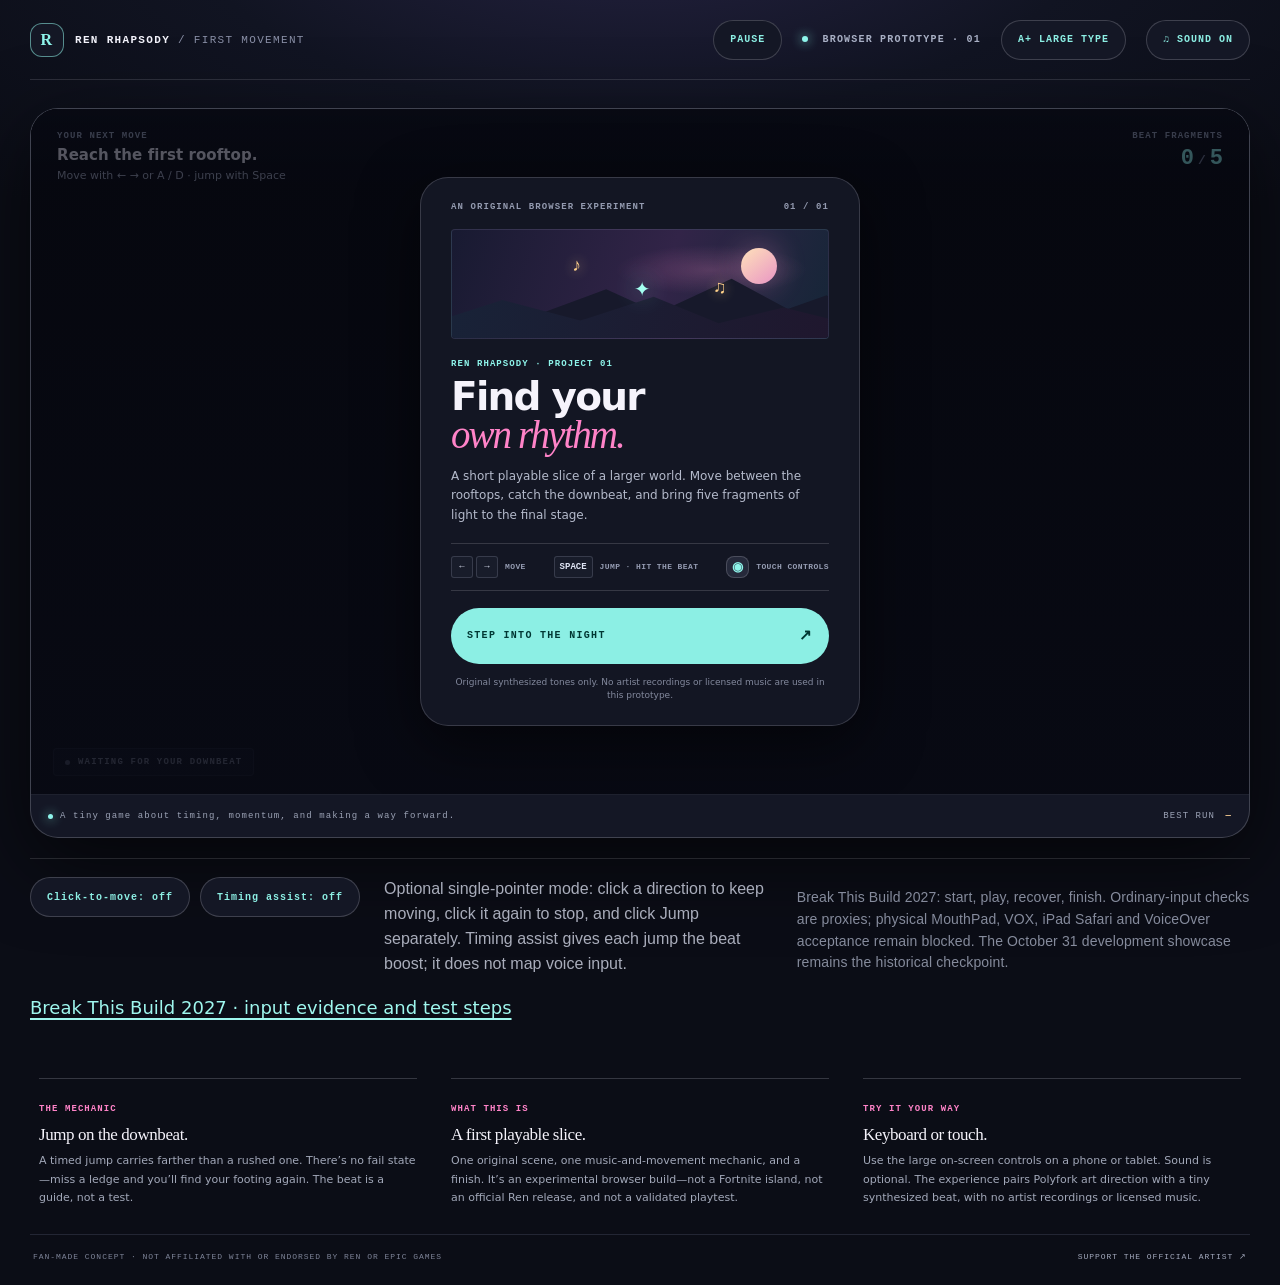
<file: index.html>
<!doctype html>
<html lang="en">
<head>
  <meta http-equiv="refresh" content="0; url=play/">
  <script>window.location.replace('play/');</script>
  <meta charset="utf-8">
  <meta name="viewport" content="width=device-width, initial-scale=1">
  <meta name="theme-color" content="#0b0d18">
  <meta name="description" content="The Ren Rhapsody is a fan-made musical adventure prototype: play First Movement, enter Quiet Beat, and follow the route toward a wider city."
  <title>The Ren Rhapsody · A musical adventure in progress</title>
  <link rel="stylesheet" href="public.css">
</head>
<body>
<a class="skip-link" href="#main">Skip to content</a>
<header class="site-header">
  <a class="brand" href="./" aria-label="Ren's Rhapsody home"><span class="brand-mark">R</span><span>REN&apos;S RHAPSODY</span></a>
  <nav class="desktop-nav" aria-label="Primary navigation"><a href="#journey">Play</a><a href="#journey">Journey</a><a href="#about">About</a><a href="#build">Build in public</a></nav>
  <div class="header-actions"><button class="text-button" data-settings-open type="button">Reading settings</button><button class="menu-button" data-menu-toggle type="button" aria-expanded="false" aria-controls="mobile-menu">Menu</button></div>
</header>
<nav id="mobile-menu" class="mobile-menu" aria-label="Mobile navigation" hidden><a href="#journey">Play</a><a href="#journey">Journey</a><a href="#about">About</a><a href="#build">Build in public</a><button data-settings-open type="button">Reading settings</button></nav>
<main id="main">
  <section class="hero" aria-labelledby="hero-title">
    <div class="hero-copy"><p class="eyebrow">A FAN-MADE MUSICAL ADVENTURE · PROTOTYPE IN PUBLIC</p><h1 id="hero-title">Find the light<br><em>between beats.</em></h1><p class="hero-lede">A city-sized rhapsody is taking shape. Start on the rooftops, collect the fragments that answer back, then step into a quieter room where the rhythm is yours to keep.</p><div class="hero-actions"><a class="button button-primary" href="play/">Play First Movement <span aria-hidden="true">↗</span></a><a class="button button-ghost" href="#journey">Explore the journey <span aria-hidden="true">↓</span></a></div><p class="hero-note">Original browser prototypes · synthesized tones only · no artist recordings</p></div>
    <div class="hero-art" aria-label="An illustrated night skyline with a route of cyan and magenta lights" role="img"><div class="moon"></div><div class="skyline skyline-back"></div><div class="skyline skyline-front"></div><span class="route route-one"></span><span class="route route-two"></span><span class="route route-three"></span><span class="route route-four"></span><span class="hero-caption">01 / THE FIRST ROOFTOP</span></div>
  </section>
  <section class="route-section" id="journey" aria-labelledby="journey-title"><div class="section-heading"><p class="eyebrow">THE PLAYABLE JOURNEY</p><h2 id="journey-title">One route, three kinds of listening.</h2><p>Every stop has a different relationship to the beat. Playable scenes are direct; planned zones stay clearly marked as invitations, not promises.</p></div><div class="journey-route"><article class="journey-stop is-live"><div class="stop-number">01</div><div><p class="eyebrow">PLAY NOW · ROOFTOP MOVEMENT</p><h3>First Movement</h3><p>Move across an original rooftop route, catch the downbeat, and bring five fragments of light to the final stage. Keyboard and touch controls are available.</p><a class="inline-link" href="play/">Start the first route <span aria-hidden="true">↗</span></a></div></article><div class="route-line" aria-hidden="true"></div><article class="journey-stop is-live"><div class="stop-number">02</div><div><p class="eyebrow">PLAY NOW · UNTAMED INTERVAL</p><h3>Quiet Beat</h3><p>A sheltered, optional pause with no score and no timing requirement. Tap or press when you want to shape a small pulse, or simply stay with the room.</p><a class="inline-link" href="quiet-beat/">Enter Quiet Beat <span aria-hidden="true">↗</span></a></div></article><div class="route-line" aria-hidden="true"></div><article class="journey-stop is-planned"><div class="stop-number">03</div><div><p class="eyebrow">IN DESIGN · INNER CITY</p><h3>Mind&apos;s Theater</h3><p>A future zone for the interior weather of a song. Its route, mechanics, and availability are still being designed.</p><span class="status-pill">Planned · not playable</span></div></article></div><p class="text-route"><strong>Text route:</strong> <a href="play/">First Movement</a> → <a href="quiet-beat/">Quiet Beat</a> → Mind&apos;s Theater <span>(planned)</span></p></section>
  <section class="zones-section" id="about" aria-labelledby="zones-title"><div class="section-heading"><p class="eyebrow">THE WIDER PROJECT</p><h2 id="zones-title">A city with more rooms than answers.</h2><p>The five-zone outline remains the north star. Prototypes and plans are separated so the map can stay ambitious without pretending every door is open.</p></div><div class="zone-list"><article class="zone-card zone-featured"><span class="zone-index">01</span><h3>The First Rooftop</h3><p>Movement, light fragments, and the first playable browser slice.</p><span class="status-pill live">Playable now</span></article><article class="zone-card"><span class="zone-index">02</span><h3>Quiet Beat</h3><p>A no-score shelter for listening, tapping, and returning to yourself.</p><span class="status-pill live">Playable now</span></article><article class="zone-card"><span class="zone-index">03</span><h3>Mind&apos;s Theater</h3><p>An interior city still in design: visual language before implementation.</p><span class="status-pill">Planned</span></article><article class="zone-card"><span class="zone-index">04</span><h3>The Ledger</h3><p>A separate economic prototype about trade-offs in a fictional city.</p><a class="inline-link" href="ledger/">Open the prototype <span aria-hidden="true">↗</span></a></article><article class="zone-card"><span class="zone-index">05</span><h3>The Horizon</h3><p>A future connective space for the wider rhapsody, intentionally undefined.</p><span class="status-pill">Planned</span></article></div></section>
  <section class="build-section" id="build" aria-labelledby="build-title"><div><p class="eyebrow">BUILD IN PUBLIC</p><h2 id="build-title">A small team, an open notebook.</h2><p>Ren&apos;s Rhapsody is a rights-aware fan concept. We use original and placeholder material while permissions remain unresolved, and we label prototypes honestly.</p><div class="build-links"><a class="button button-primary" href="https://github.com/ibloud/ren-rhapsody" target="_blank" rel="noreferrer">View source <span aria-hidden="true">↗</span></a><a class="button button-ghost" href="https://github.com/ibloud/ren-rhapsody/issues" target="_blank" rel="noreferrer">Share feedback <span aria-hidden="true">↗</span></a></div></div><div class="build-meta"><div><strong>Current state</strong><span>Playable browser prototypes · UEFN concept in development</span></div><div><strong>Rights note</strong><span>No artist participation, recording license, or official endorsement is implied.</span></div><details id="verification"><summary>Open verification notes</summary><p>Automated browser checks cover the First Movement route, keyboard focus, touch emulation, sound recovery, and Quiet Beat timing. Physical iPad Safari, VoiceOver, and independent playtesting remain separate acceptance work.</p></details></div></section>
  <section class="support-section" aria-labelledby="support-title"><p class="eyebrow">FOLLOW THE THREAD</p><h2 id="support-title">Keep the city moving.</h2><p>Follow the source for new builds, or support the official artist through their own channels.</p><div class="support-links"><a href="https://github.com/ibloud/ren-rhapsody" target="_blank" rel="noreferrer">Project source ↗</a><a href="https://renmakesmusic.com" target="_blank" rel="noreferrer">Official artist site ↗</a></div></section>
</main>
<footer class="site-footer"><span>THE REN&apos;S RHAPSODY · FAN-MADE CONCEPT · NOT AFFILIATED WITH OR ENDORSED BY REN OR EPIC GAMES</span><a href="#main">Back to top ↑</a></footer>
<dialog class="settings-dialog" data-settings><form method="dialog"><div class="dialog-heading"><div><p class="eyebrow">READING SETTINGS</p><h2>Make the route yours.</h2></div><button class="close-button" value="close" aria-label="Close reading settings">×</button></div><label class="setting-row"><span><strong>Large text</strong><small>Increase comfortable reading size.</small></span><input type="checkbox" data-setting="largeText"></label><label class="setting-row"><span><strong>High contrast</strong><small>Strengthen borders and text contrast.</small></span><input type="checkbox" data-setting="contrast"></label><label class="setting-row"><span><strong>Reduce motion</strong><small>Remove decorative transitions.</small></span><input type="checkbox" data-setting="reducedMotion"></label><button class="button button-primary" value="close">Done</button></form></dialog>
<script src="public.js"></script>
</body>
</html>
</file>
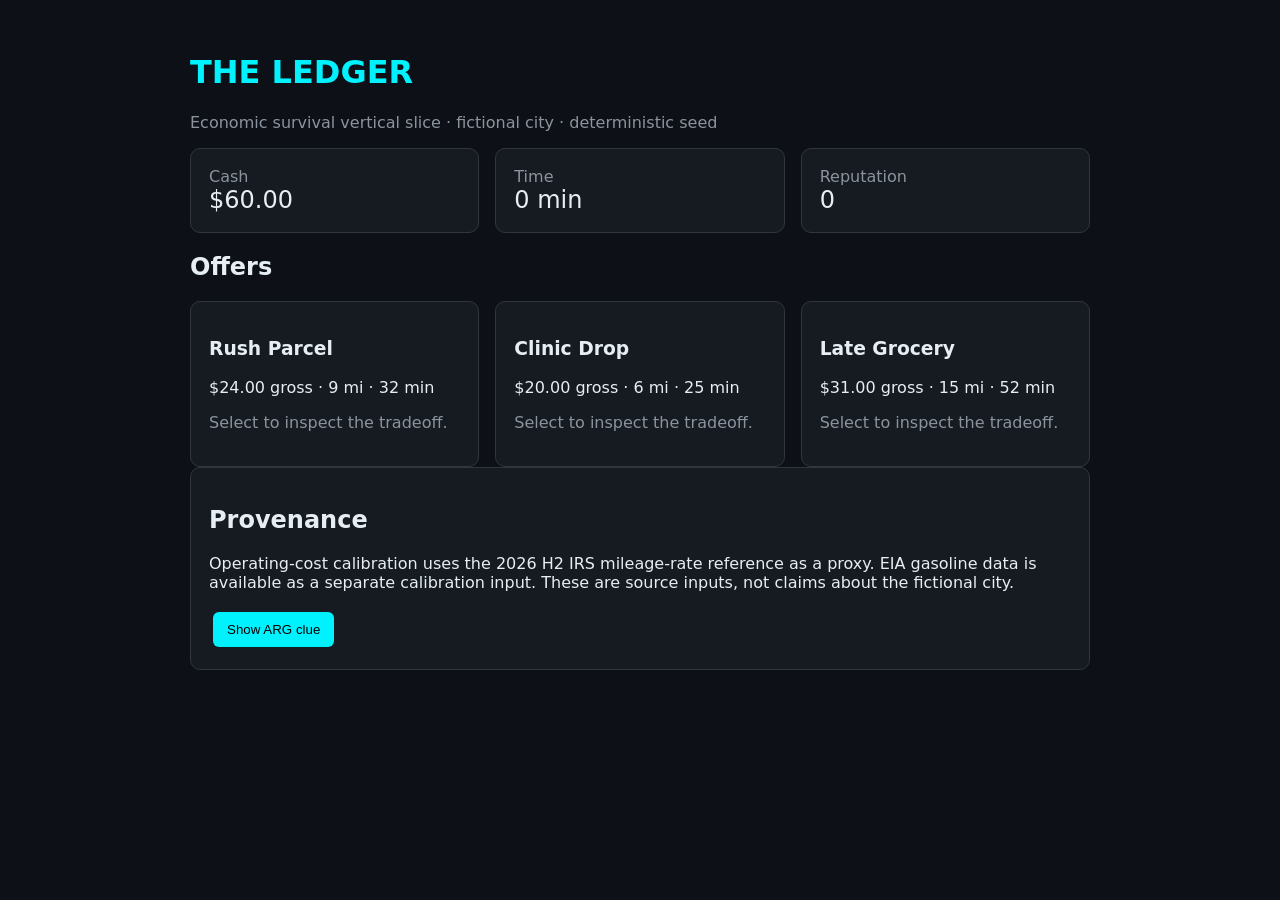
<file: ledger/index.html>
<!doctype html><html lang="en"><head><meta charset="utf-8"><meta name="viewport" content="width=device-width,initial-scale=1"><title>The Ledger — Vertical Slice</title><style>body{font:16px system-ui;margin:0;background:#0d1117;color:#e6edf3}main{max-width:900px;margin:auto;padding:32px}h1{color:#00f2ff}.grid{display:grid;grid-template-columns:repeat(auto-fit,minmax(240px,1fr));gap:16px}.card{background:#161b22;border:1px solid #30363d;border-radius:10px;padding:18px}.job{cursor:pointer}.job:hover{border-color:#00f2ff}.muted{color:#8b949e}.metric{font-size:1.5rem}.good{color:#7ee787}.bad{color:#ff7b72}button{background:#00f2ff;border:0;border-radius:6px;padding:10px 14px;cursor:pointer;margin:4px}.secondary{background:#30363d;color:#e6edf3}.hidden{display:none}</style>
<link rel="canonical" href="https://ibloud.github.io/ren-rhapsody/ledger/">
<meta name="description" content="Economic survival vertical slice · fictional city · deterministic seed">
<meta property="og:title" content="The Ledger — Vertical Slice">
<meta property="og:description" content="Economic survival vertical slice · fictional city · deterministic seed">
<meta property="og:url" content="https://ibloud.github.io/ren-rhapsody/ledger/">
<meta property="og:type" content="website">
<meta property="og:site_name" content="The Ren Rhapsody">
<meta name="twitter:card" content="summary">
<meta name="twitter:title" content="The Ledger — Vertical Slice">
<meta name="twitter:description" content="Economic survival vertical slice · fictional city · deterministic seed">
<script type="application/ld+json">{"@context": "https://schema.org", "@type": "WebPage", "name": "The Ledger — Vertical Slice", "url": "https://ibloud.github.io/ren-rhapsody/ledger/", "description": "Economic survival vertical slice · fictional city · deterministic seed"}</script>
<script type="application/ld+json" id="site-breadcrumbs">{"@context":"https://schema.org","@type":"BreadcrumbList","itemListElement":[{"@type":"ListItem","position":1,"name":"Ren Rhapsody","item":"https://ibloud.github.io/ren-rhapsody/"},{"@type":"ListItem","position":2,"name":"The Ledger","item":"https://ibloud.github.io/ren-rhapsody/ledger/"}]}</script>
</head><body><main><h1>THE LEDGER</h1><p class="muted">Economic survival vertical slice · fictional city · deterministic seed</p><div class="grid"><div class="card"><div class="muted">Cash</div><div id="cash" class="metric">$60.00</div></div><div class="card"><div class="muted">Time</div><div id="time" class="metric">0 min</div></div><div class="card"><div class="muted">Reputation</div><div id="rep" class="metric">0</div></div></div><section><h2>Offers</h2><div id="jobs" class="grid"></div></section><section id="decision" class="card hidden"><h2 id="title"></h2><p id="details"></p><p id="alts" class="muted"></p><button id="accept">Accept</button><button id="decline" class="secondary">Decline</button><div id="result"></div></section><section class="card"><h2>Provenance</h2><p>Operating-cost calibration uses the 2026 H2 IRS mileage-rate reference as a proxy. EIA gasoline data is available as a separate calibration input. These are source inputs, not claims about the fictional city.</p><button id="clue">Show ARG clue</button><div id="cluebox" class="hidden"><p><strong>Research question:</strong> Which public source supplies the H2 2026 U.S. standard mileage rate?</p><p class="muted">Answer/code: IRS Standard Mileage Rates → MILEAGE-26</p></div></section></main><script>
const scenario={"scenario_id":"ledger.vertical_slice.v1","game_geography":"fictional-city","seed":1723,"vehicle":{"vehicle_id":"compact-hatchback","fuel_efficiency_mpg":30},"opportunity_cost_rule":"best_eligible_alternative_at_acceptance","outcome_rules":[{"rule_id":"no_alternative","when":"eligible_alternatives.length === 0","effect":"opportunity_cost=0;reason=no_alternative_available"},{"rule_id":"alternative","when":"eligible_alternatives.length > 0","effect":"opportunity_cost=best_alternative.net_value"},{"rule_id":"net","when":"true","effect":"net=offer.gross-direct_cost-operating_cost-opportunity_cost"},{"rule_id":"reputation","when":"net >= 10","effect":"reputation_delta=1"},{"rule_id":"reputation_loss","when":"net < 0","effect":"reputation_delta=-1"}],"jobs":[{"job_id":"J1","title":"Rush Parcel","gross":24,"miles":9,"minutes":32,"alternative_ids":["J2"]},{"job_id":"J2","title":"Clinic Drop","gross":20,"miles":6,"minutes":25,"alternative_ids":["J1","J3"]},{"job_id":"J3","title":"Late Grocery","gross":31,"miles":15,"minutes":52,"alternative_ids":["J1","J2"]}],"direct_costs":{"J1":2,"J2":1,"J3":3},"arg":{"clue_id":"ledger-clue-01","question":"Which public source supplies the H2 2026 U.S. standard mileage rate?","answer":"IRS Standard Mileage Rates","code":"MILEAGE-26","consequence":"unlock_provenance_archive"}};let state={cash:60,time:0,rep:0},selected=null;const $=id=>document.getElementById(id),money=n=>'$'+n.toFixed(2);
function net(job){const alts=job.alternative_ids.map(id=>scenario.jobs.find(j=>j.job_id===id)).filter(Boolean).filter(j=>j.minutes<=60);const best=alts.length?Math.max(...alts.map(j=>j.gross-j.miles*.76-scenario.direct_costs[j.job_id])):0;return {opportunity:best,total:job.gross-scenario.direct_costs[job.job_id]-job.miles*.76-best}}
function render(){ $('cash').textContent=money(state.cash);$('time').textContent=state.time+' min';$('rep').textContent=state.rep;$('jobs').innerHTML=scenario.jobs.map(j=>'<div class="card job" data-id="'+j.job_id+'"><h3>'+j.title+'</h3><p>'+money(j.gross)+' gross · '+j.miles+' mi · '+j.minutes+' min</p><p class="muted">Select to inspect the tradeoff.</p></div>').join('');document.querySelectorAll('.job').forEach(e=>e.onclick=()=>select(e.dataset.id))}
function select(id){selected=scenario.jobs.find(j=>j.job_id===id);$('decision').classList.remove('hidden');$('title').textContent=selected.title;$('details').textContent=money(selected.gross)+' gross for '+selected.miles+' miles / '+selected.minutes+' minutes. Direct cost: '+money(scenario.direct_costs[id])+'. Operating proxy: '+money(selected.miles*.76)+'.';$('alts').textContent='Opportunity cost is the best eligible alternative available at acceptance.';$('result').textContent=''}
$('accept').onclick=()=>{const n=net(selected);state.cash+=n.total;state.time+=selected.minutes;state.rep+=n.total>=10?1:n.total<0?-1:0;$('result').innerHTML='<p class="'+(n.total>=0?'good':'bad')+'">Net outcome: '+money(n.total)+' · opportunity cost '+money(n.opportunity)+'</p><p class="muted">gross − direct cost − operating proxy − opportunity cost</p>';render()};
$('decline').onclick=()=>{$('decision').classList.add('hidden');selected=null};$('clue').onclick=()=>$('cluebox').classList.toggle('hidden');render();
</script></body></html>
</file>
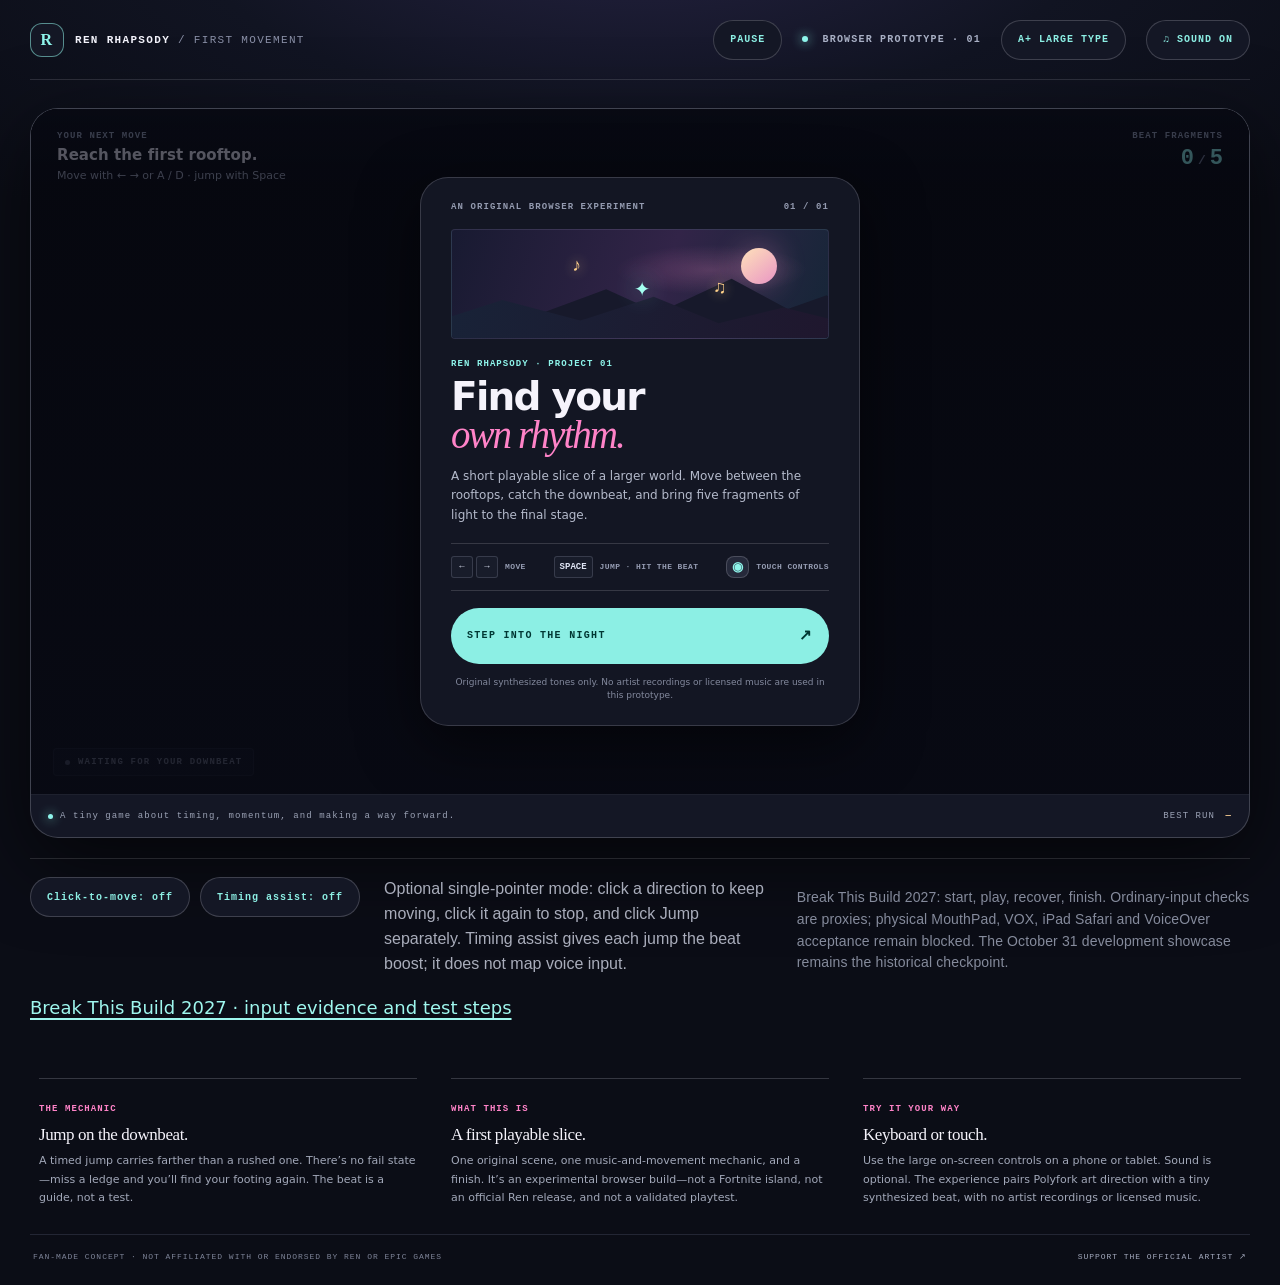
<file: play/index.html>
<!doctype html>
<html lang="en">
<head>
  <meta charset="utf-8">
  <meta name="viewport" content="width=device-width, initial-scale=1, viewport-fit=cover">
  <meta name="theme-color" content="#090b16">
  <meta name="description" content="First Movement — an original, rights-aware browser music-and-movement prototype.">
  <title>First Movement — Ren Rhapsody Prototype</title>
  <link rel="stylesheet" href="style.css">
</head>
<body>
  <main class="shell">
    <header class="topbar">
      <a class="wordmark" href="../" aria-label="Ren Rhapsody home"><span class="mark">R</span><span>REN RHAPSODY <i>/ FIRST MOVEMENT</i></span></a>
      <div class="top-actions"><button id="pauseButton" class="icon-button" type="button" aria-pressed="false" disabled>PAUSE</button><span class="build-tag"><span class="live-dot"></span> BROWSER PROTOTYPE · 01</span><button id="fontToggle" class="icon-button" type="button" aria-pressed="false" aria-label="Use larger text" title="Use larger text" onclick="this.setAttribute('aria-pressed',String(document.body.classList.toggle('large-type')));this.setAttribute('aria-label',this.getAttribute('aria-pressed')==='true'?'Use standard text':'Use larger text');this.querySelector('#fontLabel').textContent=this.getAttribute('aria-pressed')==='true'?'STANDARD TYPE':'LARGE TYPE'"><span aria-hidden="true">A+</span> <span id="fontLabel">LARGE TYPE</span></button><button id="soundToggle" class="icon-button" type="button" aria-label="Toggle sound" title="Toggle sound">♫ <span id="soundLabel">SOUND ON</span></button></div>
    </header>

  <section class="game-frame" aria-label="Playable rhythm platform game">
      <div class="canvas-wrap">
        <canvas id="game" tabindex="0" aria-label="Game area. Use the arrow keys or A and D to move, and Space, W, or Up to jump. On touch screens, use the on-screen controls."></canvas>
        <div class="top-hud">
          <div class="objective"><span class="eyebrow">YOUR NEXT MOVE</span><strong id="objective">Reach the last light.</strong><span id="hint">Move with ← → or A / D · jump with Space</span></div>
          <div class="collect-counter"><span class="eyebrow">BEAT FRAGMENTS</span><strong><span id="collected">0</span><b>/</b>5</strong></div>
        </div>
        <div id="beatPulse" class="beat-pulse" aria-hidden="true"><span></span><span></span><span></span></div>
        <div class="beat-label"><span class="beat-dot"></span><span id="beatText">WAITING FOR YOUR DOWNBEAT</span></div>
        <div id="overlay" class="overlay">
          <div class="intro-card">
            <div class="intro-kicker"><span>AN ORIGINAL BROWSER EXPERIMENT</span><span>01 / 01</span></div>
            <div class="cover-art" aria-hidden="true"><div class="moon"></div><div class="cover-ridge ridge-back"></div><div class="cover-ridge ridge-front"></div><div class="cover-player">✦</div><div class="cover-note n1">♪</div><div class="cover-note n2">♫</div></div>
            <p class="eyebrow">REN RHAPSODY · PROJECT 01</p>
            <h1>Find your<br><em>own rhythm.</em></h1>
            <p class="intro-copy">A short playable slice of a larger world. Move between the rooftops, catch the downbeat, and bring five fragments of light to the final stage.</p>
            <div class="howto"><span><kbd>←</kbd><kbd>→</kbd><small>MOVE</small></span><span><kbd>SPACE</kbd><small>JUMP · HIT THE BEAT</small></span><span><b class="touch-icon">◉</b><small>TOUCH CONTROLS</small></span></div>
            <button id="startButton" class="primary-button" type="button">STEP INTO THE NIGHT <span>↗</span></button>
            <p class="rights-note">Original synthesized tones only. No artist recordings or licensed music are used in this prototype.</p>
          </div>
        </div>
        <div id="endOverlay" class="overlay hidden">
          <div class="end-card">
            <div id="endGlyph" class="end-glyph">✦</div><p id="endEyebrow" class="eyebrow">THE CITY REMEMBERS</p><h2 id="endTitle">The light travels.</h2>
            <p id="endCopy" class="intro-copy">You found your way through the silence.</p>
            <div class="run-stats"><div><span class="eyebrow">FRAGMENTS</span><strong id="endFragments">0 / 5</strong></div><div><span class="eyebrow">ON-BEAT JUMPS</span><strong id="endBeats">0</strong></div><div><span class="eyebrow">TIME</span><strong id="endTime">0:00</strong></div></div>
            <div class="end-actions"><a id="quietBeatLink" class="primary-button" href="../quiet-beat/">ENTER QUIET BEAT <span>↗</span></a><button id="restartButton" class="secondary-button" type="button">PLAY AGAIN <span>↻</span></button></div>
            <a class="home-link" href="../">RETURN TO PROJECT</a>
          </div>
        </div>
        <div id="touchControls" class="touch-controls" aria-label="Touch game controls">
          <div class="move-controls"><button data-control="left" aria-label="Move left">←</button><button data-control="right" aria-label="Move right">→</button></div>
          <button class="jump-control" data-control="jump" aria-label="Jump on the beat"><span>JUMP</span><i>⤒</i></button>
        </div>
      </div>
      <footer class="game-footer"><div class="footer-left"><span class="pulse-led"></span><span id="statusText" role="status" aria-live="polite">A tiny game about timing, momentum, and making a way forward.</span></div><span class="footer-right">BEST RUN <b id="bestScore">—</b></span></footer>
</section>
  <section class="assist-panel" aria-label="Optional input assists"><div class="assist-actions"><button id="pointerMode" class="icon-button" type="button" aria-pressed="false">Click-to-move: off</button><button id="timingAssist" class="icon-button" type="button" aria-pressed="false">Timing assist: off</button></div><p id="inputHelp">Optional single-pointer mode: click a direction to keep moving, click it again to stop, and click Jump separately. Timing assist gives each jump the beat boost; it does not map voice input.</p><p class="showcase-note">Break This Build 2027: start, play, recover, finish. Ordinary-input checks are proxies; physical MouthPad, VOX, iPad Safari and VoiceOver acceptance remain blocked. The October 31 development showcase remains the historical checkpoint.</p></section>
  <p class="evidence-link"><a href="../#hands-free-2027">Break This Build 2027 · input evidence and test steps</a></p>
    <section class="below-grid" aria-label="Prototype notes"><article><span class="eyebrow">THE MECHANIC</span><h2>Jump on the downbeat.</h2><p>A timed jump carries farther than a rushed one. There’s no fail state—miss a ledge and you’ll find your footing again. The beat is a guide, not a test.</p></article><article><span class="eyebrow">WHAT THIS IS</span><h2>A first playable slice.</h2><p>One original scene, one music-and-movement mechanic, and a finish. It’s an experimental browser build—not a Fortnite island, not an official Ren release, and not a validated playtest.</p></article><article><span class="eyebrow">TRY IT YOUR WAY</span><h2>Keyboard or touch.</h2><p>Use the large on-screen controls on a phone or tablet. Sound is optional. The experience pairs Polyfork art direction with a tiny synthesized beat, with no artist recordings or licensed music.</p></article></section>
    <footer class="site-footer"><span>FAN-MADE CONCEPT · NOT AFFILIATED WITH OR ENDORSED BY REN OR EPIC GAMES</span><a href="https://renmakesmusic.com" target="_blank" rel="noreferrer">SUPPORT THE OFFICIAL ARTIST ↗</a></footer>
  </main>
  <script src="game.js"></script>
</body>
</html>
</file>
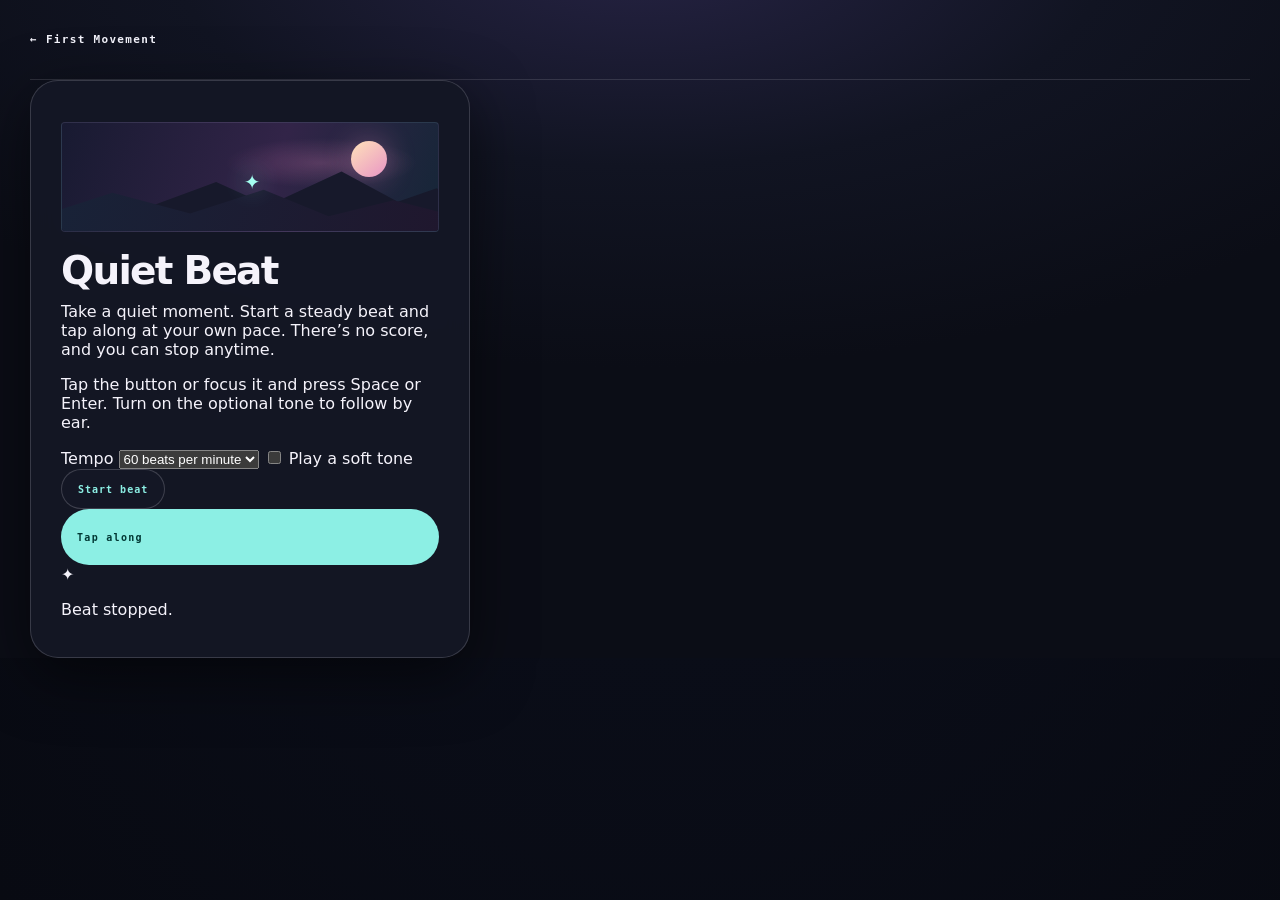
<file: play/quiet-beat.html>
<!doctype html>
<html lang="en">
<head>
  <meta charset="utf-8">
  <meta name="viewport" content="width=device-width, initial-scale=1">
  <title>Quiet Beat | Ren Rhapsody</title>
  <link rel="stylesheet" href="style.css">
  <script src="quiet-beat.js" defer></script>
</head>
<body>
  <main class="shell">
    <header class="topbar"><a class="wordmark" href="./">← First Movement</a></header>
    <section class="intro-card quiet-card" aria-labelledby="quiet-title">
      <div class="cover-art" aria-hidden="true"><div class="moon"></div><div class="cover-ridge ridge-back"></div><div class="cover-ridge ridge-front"></div><div class="cover-player">✦</div></div>
      <h1 id="quiet-title">Quiet Beat</h1>
      <p>Take a quiet moment. Start a steady beat and tap along at your own pace. There’s no score, and you can stop anytime.</p>
      <p>Tap the button or focus it and press Space or Enter. Turn on the optional tone to follow by ear.</p>
      <label for="tempo">Tempo</label>
      <select id="tempo">
        <option value="48">48 beats per minute</option>
        <option value="60" selected>60 beats per minute</option>
        <option value="72">72 beats per minute</option>
      </select>
      <label><input id="tone" type="checkbox"> Play a soft tone</label>
      <div class="quiet-controls">
        <button id="session" class="icon-button" type="button">Start beat</button>
        <button id="tap" class="primary-button" type="button" disabled>Tap along</button>
      </div>
      <p class="quiet-cue" id="cue" aria-hidden="true">✦</p>
      <p id="session-status" role="status">Beat stopped.</p>
    </section>
  </main>
</body>
</html>
</file>
<file: public.css>
:root{--ink:#f6f3ed;--muted:#b7b8c3;--dim:#858795;--night:#0b0d18;--surface:#131625;--surface-2:#1b1d2d;--line:#35384a;--cyan:#8cecff;--magenta:#f59adf;--amber:#f2bf72;--serif:Georgia,'Times New Roman',serif;--sans:Inter,ui-sans-serif,system-ui,-apple-system,BlinkMacSystemFont,'Segoe UI',sans-serif;--mono:'SFMono-Regular',Consolas,monospace}*{box-sizing:border-box}html{scroll-behavior:smooth}body{margin:0;background:var(--night);color:var(--ink);font:18px/1.65 var(--sans)}body.large-text{font-size:21px}body.contrast{--muted:#d5d6df;--dim:#b6b8c5;--line:#676b7d}body.reduced-motion *,body.reduced-motion *::before{animation-duration:.01ms!important;transition-duration:.01ms!important;scroll-behavior:auto!important}a{color:var(--cyan);text-underline-offset:4px}button,a{min-height:44px}button{font:inherit;color:inherit}.skip-link{position:absolute;left:1rem;top:-5rem;background:var(--cyan);color:#0b0d18;padding:.5rem 1rem;z-index:100}.skip-link:focus{top:1rem}.site-header{position:sticky;top:0;z-index:20;display:flex;align-items:center;justify-content:space-between;gap:2rem;padding:1rem clamp(1rem,4vw,4rem);background:rgba(11,13,24,.9);backdrop-filter:blur(14px);border-bottom:1px solid var(--line)}.brand{display:flex;align-items:center;gap:.7rem;color:var(--ink);text-decoration:none;font:700 .8rem var(--mono);letter-spacing:.12em}.brand-mark{display:grid;place-items:center;width:2rem;height:2rem;border:1px solid var(--cyan);border-radius:50%;color:var(--cyan);font:1.1rem var(--serif)}.desktop-nav{display:flex;gap:1.5rem}.desktop-nav a,.text-button,.menu-button,.mobile-menu a,.mobile-menu button{color:var(--muted);font:.72rem var(--mono);letter-spacing:.08em;text-transform:uppercase;text-decoration:none;background:none;border:0;padding:.5rem}.desktop-nav a:hover,.desktop-nav a:focus,.text-button:hover,.text-button:focus{color:var(--cyan)}.header-actions{display:flex;align-items:center;gap:.5rem}.menu-button{display:none}.mobile-menu{padding:1rem;border-bottom:1px solid var(--line);background:var(--surface);text-align:center}.mobile-menu a,.mobile-menu button{display:block;width:100%}.hero{min-height:calc(100vh - 76px);display:grid;grid-template-columns:minmax(0,1fr) minmax(300px, .9fr);align-items:center;gap:clamp(2rem,7vw,7rem);max-width:1440px;margin:auto;padding:clamp(4rem,9vw,9rem) clamp(1rem,6vw,6rem);overflow:hidden}.hero-copy{position:relative;z-index:1}.eyebrow{margin:0 0 .8rem;color:var(--cyan);font:700 .7rem/1.4 var(--mono);letter-spacing:.13em;text-transform:uppercase}.hero h1,h2,h3{font-family:var(--serif);font-weight:400;line-height:1.05}.hero h1{max-width:760px;margin:0 0 1.5rem;font-size:clamp(4rem,9vw,8.5rem);letter-spacing:-.06em}.hero h1 em{color:var(--magenta);font-style:italic}.hero-lede{max-width:600px;color:var(--muted);font-size:clamp(1.05rem,2vw,1.35rem);line-height:1.55}.hero-actions,.build-links{display:flex;gap:.8rem;flex-wrap:wrap;margin:2rem 0 1rem}.button{display:inline-flex;align-items:center;justify-content:center;gap:.7rem;padding:.75rem 1.2rem;border:1px solid transparent;border-radius:999px;text-decoration:none;font:700 .75rem var(--mono);letter-spacing:.07em;text-transform:uppercase;transition:transform .2s,background .2s}.button:hover,.button:focus{transform:translateY(-2px)}.button-primary{background:var(--cyan);color:#0b0d18}.button-ghost{border-color:var(--line);background:var(--surface);color:var(--ink)}.hero-note{color:var(--dim);font:.7rem var(--mono)}.hero-art{position:relative;min-height:520px;isolation:isolate;background:radial-gradient(circle at 70% 22%,rgba(245,154,223,.35),transparent 16%),linear-gradient(150deg,#1c1c37,#0d101b 68%);border:1px solid var(--line);border-radius:50% 50% 42% 42%/28% 28% 65% 65%;overflow:hidden;box-shadow:0 0 80px rgba(140,236,255,.13)}.moon{position:absolute;width:145px;height:145px;right:15%;top:13%;border-radius:50%;background:var(--amber);box-shadow:0 0 50px rgba(242,191,114,.6)}.skyline{position:absolute;inset:auto -10% 0;height:48%;background:repeating-linear-gradient(90deg,#111527 0 8%,transparent 8% 11%),linear-gradient(#171b2d,#090c15);clip-path:polygon(0 25%,8% 25%,8% 4%,18% 4%,18% 36%,28% 36%,28% 17%,38% 17%,38% 48%,50% 48%,50% 8%,59% 8%,59% 28%,69% 28%,69% 0,82% 0,82% 34%,92% 34%,92% 18%,100% 18%,100% 100%,0 100%)}.skyline-back{opacity:.55;transform:scale(1.08) translateY(-55px);filter:blur(2px)}.skyline-front{bottom:-8%;height:55%;background:repeating-linear-gradient(90deg,transparent 0 7%,rgba(140,236,255,.6) 7.2% 7.5%,transparent 7.8% 13%),linear-gradient(#222642,#0b0d18);opacity:.88}.route{position:absolute;width:13px;height:13px;border-radius:50%;background:var(--cyan);box-shadow:0 0 0 6px rgba(140,236,255,.15),0 0 28px var(--cyan)}.route-one{left:24%;bottom:36%}.route-two{left:42%;bottom:52%;background:var(--magenta);box-shadow:0 0 0 6px rgba(245,154,223,.15),0 0 28px var(--magenta)}.route-three{left:61%;bottom:31%}.route-four{right:19%;bottom:43%;background:var(--amber);box-shadow:0 0 0 6px rgba(242,191,114,.15),0 0 28px var(--amber)}.hero-caption{position:absolute;left:1.4rem;bottom:1.4rem;color:var(--muted);font:.65rem var(--mono);letter-spacing:.1em}.route-section,.zones-section,.build-section,.support-section{max-width:1180px;margin:auto;padding:clamp(4rem,9vw,8rem) clamp(1rem,5vw,3rem)}.route-section{border-top:1px solid var(--line)}.section-heading{max-width:700px;margin-bottom:3rem}.section-heading h2,.build-section h2,.support-section h2{margin:.2rem 0 1rem;font-size:clamp(2.5rem,5vw,5rem);letter-spacing:-.04em}.section-heading>p:last-child,.build-section p,.support-section p{color:var(--muted)}.journey-route{max-width:920px;margin:auto}.journey-stop{display:grid;grid-template-columns:100px 1fr;gap:2rem;padding:2rem 0}.stop-number{font:2rem var(--mono);color:var(--magenta)}.journey-stop h3{margin:.2rem 0 .7rem;font-size:clamp(2rem,4vw,3.5rem)}.journey-stop p{max-width:640px;color:var(--muted)}.journey-stop.is-planned{opacity:.68}.route-line{height:54px;margin-left:47px;border-left:1px dashed var(--line)}.inline-link{display:inline-flex;align-items:center;gap:.5rem;font:700 .75rem var(--mono);letter-spacing:.05em;text-transform:uppercase}.status-pill{display:inline-block;padding:.25rem .6rem;border:1px solid var(--amber);border-radius:999px;color:var(--amber);font:700 .65rem var(--mono);letter-spacing:.07em;text-transform:uppercase}.status-pill.live{border-color:var(--cyan);color:var(--cyan)}.text-route{margin:3rem auto 0;max-width:920px;color:var(--muted);font:.8rem var(--mono)}.text-route span{color:var(--dim)}.zones-section{background:var(--surface);max-width:none;padding-left:max(1rem,calc((100% - 1180px)/2));padding-right:max(1rem,calc((100% - 1180px)/2))}.zone-list{display:grid;grid-template-columns:repeat(12,1fr);gap:1rem}.zone-card{grid-column:span 4;min-height:220px;padding:1.5rem;border:1px solid var(--line);background:var(--night);display:flex;flex-direction:column;align-items:flex-start}.zone-card:nth-child(4){grid-column:span 5}.zone-card:nth-child(5){grid-column:span 7}.zone-card h3{margin:.8rem 0 .5rem;font-size:2rem}.zone-card p{color:var(--muted);margin:0 0 1.2rem}.zone-card .status-pill,.zone-card .inline-link{margin-top:auto}.zone-index{color:var(--dim);font:700 .7rem var(--mono)}.zone-featured{border-color:var(--cyan);background:linear-gradient(140deg,rgba(140,236,255,.1),var(--night) 60%)}.build-section{display:grid;grid-template-columns:1.1fr .9fr;gap:clamp(2rem,8vw,8rem);align-items:start}.build-meta{border-left:1px solid var(--line);padding-left:2rem}.build-meta div{padding:1rem 0;border-bottom:1px solid var(--line)}.build-meta strong,.build-meta span{display:block}.build-meta strong{font:700 .7rem var(--mono);color:var(--cyan);letter-spacing:.1em;text-transform:uppercase}.build-meta span,.build-meta p{color:var(--muted);font-size:.95rem}.build-meta details{padding-top:1rem}.build-meta summary{cursor:pointer;color:var(--ink);font:700 .75rem var(--mono);text-transform:uppercase}.support-section{border-top:1px solid var(--line)}.support-links{display:flex;gap:2rem;flex-wrap:wrap;font:700 .75rem var(--mono);text-transform:uppercase}.site-footer{display:flex;justify-content:space-between;gap:1rem;padding:2rem clamp(1rem,5vw,3rem);border-top:1px solid var(--line);color:var(--dim);font:.65rem var(--mono)}.settings-dialog{width:min(520px,calc(100% - 2rem));border:1px solid var(--line);border-radius:1.2rem;background:var(--surface);color:var(--ink);padding:0;box-shadow:0 2rem 5rem #0008}.settings-dialog::backdrop{background:#05060bcc}.settings-dialog form{padding:1.5rem}.dialog-heading{display:flex;justify-content:space-between;align-items:start}.dialog-heading h2{margin:0 0 1.5rem;font-size:2.2rem}.close-button{border:0;background:none;font-size:2rem;cursor:pointer}.setting-row{display:flex;align-items:center;justify-content:space-between;gap:1rem;padding:1rem 0;border-top:1px solid var(--line)}.setting-row strong,.setting-row small{display:block}.setting-row small{color:var(--muted)}.setting-row input{width:1.5rem;height:1.5rem;accent-color:var(--cyan)}.settings-dialog .button{border:0;margin-top:1rem}@media(max-width:800px){.desktop-nav{display:none}.menu-button{display:block}.hero{grid-template-columns:1fr;padding-top:4rem}.hero-art{min-height:380px;order:-1}.zone-card,.zone-card:nth-child(4),.zone-card:nth-child(5){grid-column:span 6}.build-section{grid-template-columns:1fr}.build-meta{border-left:0;border-top:1px solid var(--line);padding:1rem 0}}@media(max-width:520px){body{font-size:18px}.hero h1{font-size:4rem}.hero-art{min-height:300px}.journey-stop{grid-template-columns:52px 1fr;gap:1rem}.route-line{margin-left:25px;height:32px}.zone-card,.zone-card:nth-child(4),.zone-card:nth-child(5){grid-column:span 12}.site-footer{flex-direction:column}.header-actions .text-button{display:none}}
</file>
<file: play/style.css>
:root{color-scheme:dark;--bg:#080a12;--panel:#101421;--line:rgba(195,208,255,.13);--ink:#f3f3fb;--muted:#9196ac;--cyan:#8ef5eb;--pink:#ff83c8;--gold:#ffd18a;--mono:ui-monospace,SFMono-Regular,Menlo,Consolas,monospace}*{box-sizing:border-box}html,body{margin:0;min-height:100%;background:radial-gradient(ellipse at 52% -12%,#20203d 0,#0a0d18 53%,#080a12 100%);color:var(--ink);font-family:Inter,ui-sans-serif,system-ui,-apple-system,"Segoe UI",sans-serif}body{padding:0 20px}body.large-type{font-size:19px}body.large-type .topbar{min-height:78px}body.large-type .topbar .wordmark{font-size:13px}body.large-type .build-tag,body.large-type .icon-button{font-size:12px}body.large-type .eyebrow,.large-type .beat-label,.large-type .site-footer{font-size:12px}body.large-type .objective strong{font-size:20px}body.large-type .objective #hint{font-size:13px;line-height:1.5}body.large-type .collect-counter strong{font-size:27px}body.large-type .intro-copy{font-size:20px;line-height:1.55}body.large-type .howto small{font-size:12px}body.large-type .primary-button,body.large-type .secondary-button{font-size:15px}body.large-type .below-grid{font-size:18px;line-height:1.6}body.large-type .below-grid h3{font-size:24px}body.large-type .below-grid p{font-size:18px;line-height:1.65}body.large-type .home-link{font-size:14px}.shell{max-width:1220px;margin:0 auto}.topbar{height:74px;display:flex;align-items:center;justify-content:space-between;border-bottom:1px solid var(--line)}.wordmark{display:flex;align-items:center;gap:11px;color:var(--ink);text-decoration:none;font:700 11px var(--mono);letter-spacing:.1em}.wordmark i{font-style:normal;color:#898fa6;font-weight:500}.mark{display:grid;place-items:center;width:30px;height:30px;border:1px solid rgba(142,245,235,.45);border-radius:50%;color:var(--cyan);font:700 16px Georgia,serif;box-shadow:0 0 20px #8ef5eb20}.top-actions{display:flex;align-items:center;gap:20px}.build-tag,.icon-button{font:600 10px var(--mono);letter-spacing:.1em;color:#a9b0c5}.live-dot,.pulse-led{display:inline-block;width:6px;height:6px;border-radius:50%;background:var(--cyan);box-shadow:0 0 11px var(--cyan);margin-right:7px}.icon-button{border:1px solid var(--line);border-radius:6px;background:#111522;color:var(--cyan);padding:9px 12px;cursor:pointer}.icon-button:hover{border-color:#8ef5eb88}.game-frame{margin:28px auto 0;border:1px solid rgba(184,197,243,.2);border-radius:12px;overflow:hidden;background:#0c101b;box-shadow:0 34px 100px #0008,0 0 45px #9a63ff12}.canvas-wrap{position:relative;width:100%;aspect-ratio:16/9;min-height:350px;max-height:690px;overflow:hidden;background:#101323;isolation:isolate}canvas{display:block;width:100%;height:100%;touch-action:none}.top-hud{position:absolute;z-index:2;top:0;left:0;right:0;display:flex;justify-content:space-between;align-items:flex-start;padding:22px 26px;background:linear-gradient(#080a12c9,transparent);pointer-events:none}.objective,.collect-counter{display:flex;flex-direction:column;gap:5px}.eyebrow{font:600 9px var(--mono);letter-spacing:.17em;color:#99a2b9;text-transform:uppercase}.objective strong{font-size:15px;letter-spacing:.005em}.objective #hint{color:#aab0c3;font-size:11px}.collect-counter{text-align:right}.collect-counter strong{font:600 22px var(--mono);color:var(--cyan)}.collect-counter strong b{font-size:13px;color:#747b92;margin:0 4px}.beat-pulse{position:absolute;z-index:1;top:25px;left:50%;transform:translateX(-50%);width:42px;height:42px;display:grid;place-items:center;pointer-events:none;opacity:0;transition:opacity .12s}.beat-pulse.on{opacity:1}.beat-pulse span{position:absolute;inset:4px;border:1px solid #8ef5ebaa;border-radius:50%;animation:ripple .48s ease-out both}.beat-pulse span:nth-child(2){animation-delay:.07s}.beat-pulse span:nth-child(3){animation-delay:.14s}@keyframes ripple{0%{transform:scale(.42);opacity:.9}100%{transform:scale(1.35);opacity:0}}.beat-label{position:absolute;z-index:2;bottom:18px;left:22px;display:flex;align-items:center;gap:8px;padding:8px 11px;border:1px solid #c6d1f320;border-radius:4px;background:#0a0c14aa;color:#bfc5d7;font:600 9px var(--mono);letter-spacing:.13em;pointer-events:none}.beat-label.hit{border-color:#8ef5eb77;color:var(--cyan)}.beat-dot{width:5px;height:5px;background:#7a8096;border-radius:50%}.beat-label.hit .beat-dot{background:var(--cyan);box-shadow:0 0 9px var(--cyan)}.overlay{position:absolute;inset:0;z-index:5;display:grid;place-items:center;background:linear-gradient(90deg,#070913c9,#090c18ac 54%,#090c18aa);padding:20px;overflow:auto}.hidden{display:none!important}.intro-card{width:min(440px,100%);padding:24px 30px 22px;border:1px solid #b8c6ea24;border-radius:10px;background:linear-gradient(155deg,#151827f2,#0c1019f5);box-shadow:0 22px 90px #0008;backdrop-filter:blur(12px)}.intro-kicker{display:flex;justify-content:space-between;color:#949bb0;font:600 9px var(--mono);letter-spacing:.12em}.cover-art{height:110px;margin:17px 0 20px;position:relative;overflow:hidden;border:1px solid #c6cff21c;border-radius:4px;background:radial-gradient(ellipse at 69% 37%,#ff8fca35,transparent 26%),linear-gradient(110deg,#181a31,#322448 55%,#152637)}.moon{position:absolute;top:18px;right:51px;width:36px;height:36px;border-radius:50%;background:linear-gradient(140deg,#ffe2ba,#e995c4);box-shadow:0 0 30px #ff9dce55}.cover-ridge{position:absolute;bottom:-1px;left:-5%;width:115%;height:70%;clip-path:polygon(0 88%,15% 57%,22% 72%,40% 34%,52% 65%,69% 20%,82% 60%,91% 42%,100% 76%,100% 100%,0 100%)}.ridge-back{background:#17192b}.ridge-front{height:49%;background:linear-gradient(110deg,#182338,#20162d);clip-path:polygon(0 68%,16% 26%,34% 65%,51% 20%,66% 70%,81% 40%,100% 79%,100% 100%,0 100%)}.cover-player{position:absolute;bottom:33px;left:47%;display:grid;place-items:center;width:27px;height:32px;color:#a4fff0;font-size:20px;filter:drop-shadow(0 0 12px #8ef5eb)}.cover-note{position:absolute;color:#ffd18a;font:18px Georgia,serif;text-shadow:0 0 12px #ffd18a}.n1{left:32%;top:25px}.n2{right:27%;top:47px}.intro-card>.eyebrow{color:var(--cyan)}h1,h2,p{margin-top:0}.intro-card h1{margin:9px 0 12px;font-size:39px;line-height:.98;letter-spacing:-.06em;font-weight:640}.intro-card h1 em{font-family:Georgia,serif;font-weight:400;color:var(--pink);letter-spacing:-.05em}.intro-copy{max-width:370px;color:#b4bacb;font-size:12px;line-height:1.65;margin:0 0 17px}.howto{display:flex;justify-content:space-between;gap:9px;border-top:1px solid var(--line);border-bottom:1px solid var(--line);padding:12px 0;margin:15px 0 17px}.howto>span{display:flex;align-items:center;gap:3px}.howto kbd,.touch-icon{display:grid;place-items:center;min-width:22px;height:22px;padding:0 5px;border:1px solid #cad0e42c;border-radius:3px;background:#181c2a;color:#dfe4f4;font:600 9px var(--mono)}.touch-icon{font-size:13px;color:var(--cyan)}.howto small{margin-left:4px;color:#959cb2;font:600 8px var(--mono);letter-spacing:.05em}.primary-button{width:100%;display:flex;align-items:center;justify-content:space-between;border:0;border-radius:4px;background:var(--cyan);color:#091017;padding:14px 16px;font:700 10px var(--mono);letter-spacing:.13em;cursor:pointer;transition:filter .18s,transform .18s}.primary-button:hover{filter:brightness(1.09);transform:translateY(-1px)}.primary-button span{font-size:15px}.rights-note{margin:12px 0 0;text-align:center;color:#83899d;font-size:9px;line-height:1.5}.end-card{width:min(470px,100%);padding:36px;border:1px solid #b8c6ea28;border-radius:9px;background:#101421f2;text-align:center;box-shadow:0 22px 90px #0008}.end-glyph{font-size:39px;color:var(--cyan);text-shadow:0 0 32px #8ef5eb77;margin-bottom:13px}.end-card h2{font:400 36px Georgia,serif;margin:10px 0}.end-card .intro-copy{margin:0 auto 20px}.run-stats{display:grid;grid-template-columns:repeat(3,1fr);gap:8px;margin:22px 0}.run-stats>div{padding:12px 7px;background:#ffffff06;border:1px solid var(--line);display:flex;flex-direction:column;gap:9px}.run-stats strong{font:600 16px var(--mono)}.home-link{display:inline-block;margin-top:17px;color:#b8bdd0;text-decoration:none;font-size:11px}.home-link:hover{color:var(--cyan)}.touch-controls{display:none;position:absolute;z-index:3;bottom:16px;right:16px;left:16px;justify-content:space-between;align-items:end;pointer-events:none}.move-controls{display:flex;gap:9px}.touch-controls button{pointer-events:auto;touch-action:none;user-select:none;-webkit-user-select:none;width:57px;height:57px;border:1px solid #e3ecff4c;border-radius:50%;background:#090c18a8;color:#fff;font:22px var(--mono);backdrop-filter:blur(6px)}.touch-controls button:active,.touch-controls button.pressed{background:#8ef5eb55;border-color:var(--cyan);transform:scale(.96)}.touch-controls .jump-control{width:76px;height:76px;border-color:#8ef5eb8c;color:var(--cyan);display:flex;flex-direction:column;align-items:center;justify-content:center;gap:1px;box-shadow:0 0 22px #8ef5eb16}.jump-control span{font:600 9px var(--mono);letter-spacing:.08em}.jump-control i{font:normal 24px sans-serif}.game-footer{display:flex;justify-content:space-between;align-items:center;min-height:43px;padding:0 17px;border-top:1px solid #ffffff0b;color:#9ba2b5;font:500 9px var(--mono);letter-spacing:.04em}.footer-left{display:flex;align-items:center}.pulse-led{width:5px;height:5px}.footer-right b{color:#f0c78f;margin-left:4px}.below-grid{display:grid;grid-template-columns:repeat(3,1fr);gap:34px;padding:31px 9px 26px}.below-grid article{border-top:1px solid var(--line);padding-top:17px}.below-grid .eyebrow{color:var(--pink)}.below-grid h2{font:400 17px Georgia,serif;margin:10px 0 7px}.below-grid p{margin:0;color:#a2a8b9;font-size:11px;line-height:1.7}.site-footer{display:flex;justify-content:space-between;gap:15px;border-top:1px solid var(--line);padding:17px 3px 24px;color:#7e8498;font:500 8px var(--mono);letter-spacing:.06em}.site-footer a{color:#a4aabe;text-decoration:none}.site-footer a:hover{color:var(--cyan)}
@media(max-width:760px){body{padding:0 12px}.topbar{height:60px}.topbar .wordmark{font-size:9px}.wordmark i{display:none}.top-actions{gap:9px}.build-tag{font-size:8px}.icon-button{padding:7px 8px;font-size:9px}.canvas-wrap{aspect-ratio:4/3;min-height:440px;max-height:75svh}.top-hud{padding:15px}.objective strong{font-size:13px}.objective #hint{font-size:9px;max-width:210px}.beat-pulse{top:70px}.beat-label{bottom:13px;left:13px;font-size:8px}.touch-controls{display:flex}.game-footer{font-size:8px;padding:0 10px}.below-grid{grid-template-columns:1fr;gap:18px;padding:24px 3px}.below-grid article{padding-top:12px}.site-footer{flex-direction:column;font-size:7px}.intro-card{padding:18px 20px}.cover-art{height:82px;margin:12px 0 14px}.intro-card h1{font-size:34px}.howto{margin:12px 0}.howto small{font-size:7px}.overlay{padding:12px}.end-card{padding:27px 20px}}
@media(max-height:600px) and (orientation:landscape){.canvas-wrap{min-height:0;aspect-ratio:16/9;max-height:calc(100svh - 105px)}.topbar{height:48px}.below-grid,.site-footer{display:none}.intro-card{padding:12px 18px;width:min(400px,100%)}.cover-art{display:none}.intro-card h1{font-size:28px;margin:5px 0}.intro-copy{margin-bottom:10px}.howto{padding:8px 0;margin:8px 0}}
@media(prefers-reduced-motion:reduce){*,*::before,*::after{scroll-behavior:auto!important;animation-duration:.01ms!important;animation-iteration-count:1!important;transition-duration:.01ms!important}}

/* Focus and recovery additions preserve the existing scene and visual direction. */
button:focus-visible,a:focus-visible,canvas:focus-visible{outline:3px solid #ffd18a;outline-offset:3px}
canvas:focus-visible{outline-offset:-4px}
.showcase-note{color:#f0f1f7;font-size:18px;line-height:1.65;letter-spacing:.01em;margin:16px 0;max-width:92ch}.showcase-note p{margin:0 0 14px}.showcase-note button{font-size:15px;min-height:48px;padding:11px 16px}.showcase-note #inputHelp{font-size:18px;color:#eef0f7;max-width:92ch}.assist-panel{display:flex;align-items:flex-start;justify-content:space-between;gap:24px;margin:20px 0 0;padding:18px 0 0;border-top:1px solid rgba(255,255,255,.12)}.assist-actions{display:flex;gap:10px;flex-wrap:wrap;flex:0 0 auto}.assist-panel #inputHelp,.assist-panel .showcase-note{max-width:620px;margin:0;color:#a9adbb;font-family:Arial,Helvetica,sans-serif;font-size:16px;line-height:1.55}.assist-panel .showcase-note{margin-top:10px;font-size:14px;color:#858b9c}.evidence-link{margin:18px 0 24px;font-size:18px;line-height:1.6}.evidence-link a{color:#9ff7ee;text-decoration-thickness:2px;text-underline-offset:4px}.evidence-link a:visited{color:#dcb9eb}
@media(pointer:coarse){.touch-controls{display:flex}}
@media(max-width:480px){.build-tag{display:none}.top-actions{gap:5px}.wordmark{gap:5px}}

/* Opt-in single-pointer controls reuse the existing control layout. */
.single-pointer .touch-controls{display:flex}

/* Ren Rhapsody brand system: Material 3-inspired surfaces, tonal actions, and focus states. */
:root{
  --surface:#0b0d16;
  --surface-container:#141725;
  --surface-container-high:#1c2030;
  --surface-variant:#25293a;
  --on-surface:#f5f3fb;
  --on-surface-variant:#c4c5d0;
  --primary:#8cefe4;
  --on-primary:#003733;
  --secondary:#d9bce8;
  --outline:#8f909c;
  --shape-xl:28px;
  --shape-lg:20px;
  --shape-md:14px;
}
body{background:radial-gradient(900px 420px at 50% -8%,#262344 0%,#111422 52%,var(--surface) 100%);color:var(--on-surface)}
.topbar{height:80px;border-bottom-color:color-mix(in srgb,var(--outline) 24%,transparent)}
.mark{width:34px;height:34px;border-radius:12px;background:var(--surface-container);border-color:color-mix(in srgb,var(--primary) 55%,transparent);box-shadow:none}
.wordmark{letter-spacing:.12em}
.icon-button{min-height:40px;border-radius:999px;background:var(--surface-container);border:1px solid color-mix(in srgb,var(--outline) 34%,transparent);color:var(--primary);padding:0 16px;transition:background .2s ease,border-color .2s ease,transform .2s ease}
.icon-button:hover{background:var(--surface-container-high);border-color:var(--primary);transform:translateY(-1px)}
.showcase-note{max-width:900px;color:#f0f1f7;font-size:18px;line-height:1.65;letter-spacing:.01em}
.showcase-note a{color:var(--primary);text-underline-offset:4px;text-decoration-thickness:2px}
.game-frame{border-radius:var(--shape-xl);border-color:color-mix(in srgb,var(--outline) 36%,transparent);background:var(--surface-container);box-shadow:0 24px 80px #0009}
.canvas-wrap{background:var(--surface)}
.overlay{background:linear-gradient(180deg,#090b16aa,#090b16dd)}
.intro-card,.end-card{border-radius:var(--shape-xl);background:color-mix(in srgb,var(--surface-container) 96%,transparent);border-color:color-mix(in srgb,var(--outline) 30%,transparent);box-shadow:0 18px 60px #0008}
.intro-kicker,.eyebrow,.build-tag,.game-footer,.site-footer{letter-spacing:.12em}
.intro-card h1,.end-card h2{letter-spacing:-.045em}
.primary-button{min-height:56px;border-radius:999px;background:var(--primary);color:var(--on-primary);box-shadow:none;transition:filter .2s ease,transform .2s ease}
.primary-button:hover{filter:brightness(1.06);transform:translateY(-1px)}
.secondary-button{min-height:48px;border-radius:999px;background:transparent;border:1px solid var(--outline);color:var(--on-surface);transition:background .2s ease,border-color .2s ease}
.secondary-button:hover{background:var(--surface-variant);border-color:var(--on-surface)}
.howto{border-top-color:color-mix(in srgb,var(--outline) 28%,transparent);border-bottom-color:color-mix(in srgb,var(--outline) 28%,transparent)}
kbd,.touch-icon{border-radius:8px;background:var(--surface-variant);border-color:color-mix(in srgb,var(--outline) 35%,transparent)}
.below-grid article{border-top-color:color-mix(in srgb,var(--outline) 32%,transparent)}
.below-grid h2{letter-spacing:-.025em}
.touch-controls button{border-radius:20px;background:color-mix(in srgb,var(--surface-container-high) 92%,transparent);border-color:color-mix(in srgb,var(--primary) 40%,transparent);color:var(--primary);box-shadow:none}
.touch-controls button:active{background:var(--primary);color:var(--on-primary)}
@media(max-width:760px){.topbar{height:68px}.icon-button{min-height:38px;padding:0 13px}.game-frame{border-radius:var(--shape-lg)}}
</file>
